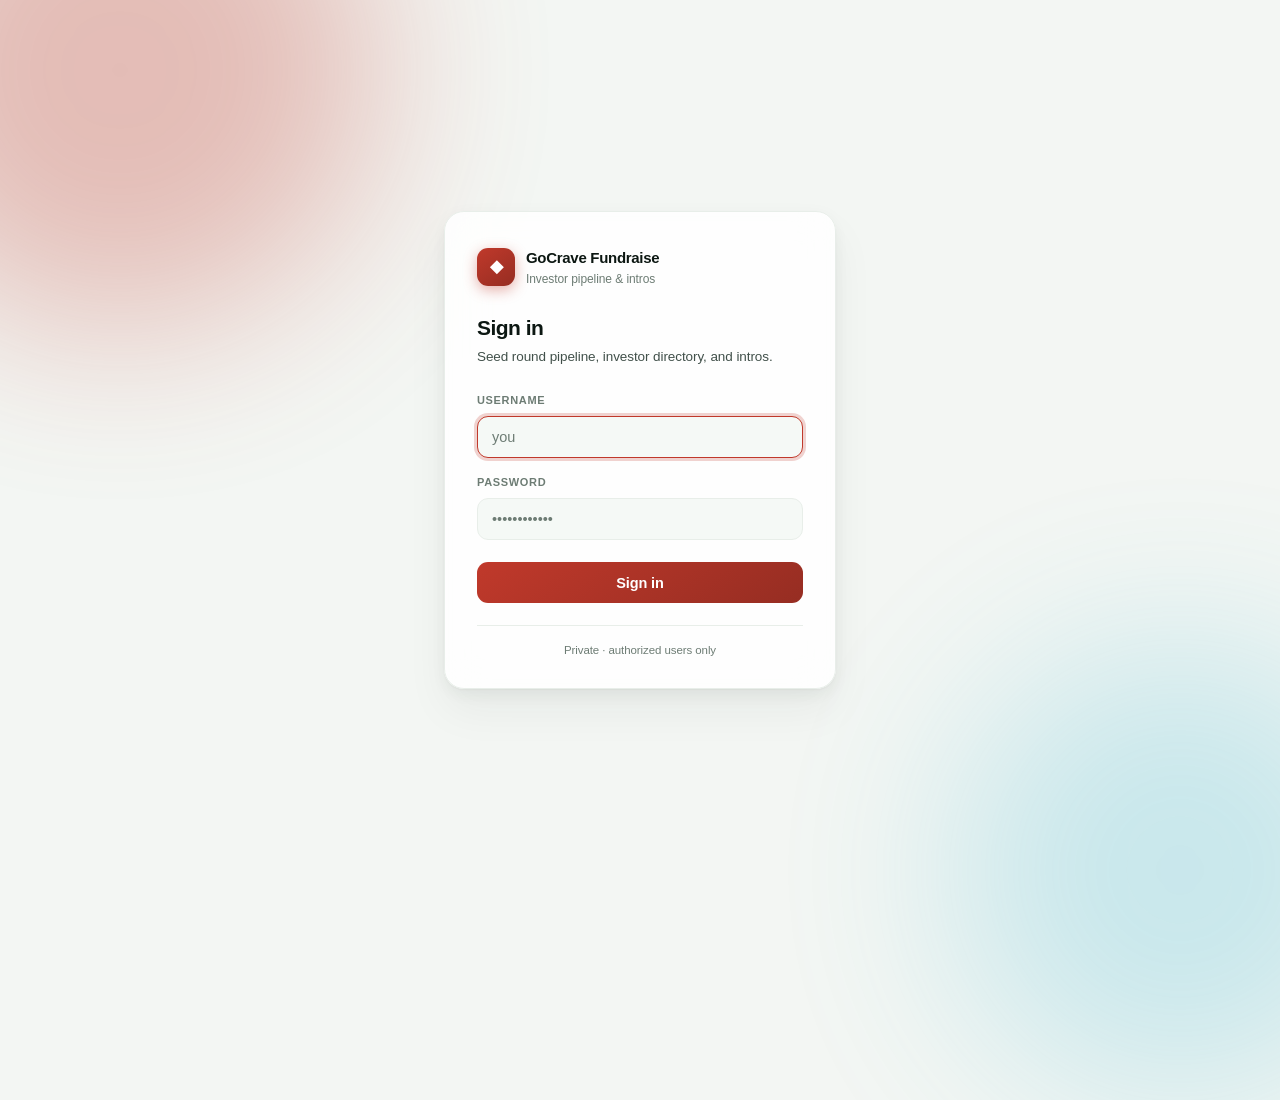
<file: apps/web/public/login.html>
<!doctype html>
<html lang="en">
  <head>
    <meta charset="utf-8" />
    <meta name="viewport" content="width=device-width,initial-scale=1" />
    <meta name="robots" content="noindex,nofollow" />
    <title>Sign in · GoCrave Fundraise</title>
    <style>
      /* Palette lifted from index.html so the sign-in doesn't feel like a different product. */
      :root {
        --bg: #090c0a;
        --surface: #10150f;
        --surface2: #151b16;
        --raise: #1a211b;
        --line: #242c26;
        --ink: #eef4ef;
        --ink2: #a4b2aa;
        --muted: #6c7a72;
        --brand: #e8573f;
        --brand-d: #c0392b;
        --red: #e8664f;
        --shadow: 0 1px 2px rgba(0, 0, 0, 0.28), 0 6px 18px rgba(0, 0, 0, 0.2),
          0 22px 44px rgba(0, 0, 0, 0.16);
      }
      @media (prefers-color-scheme: light) {
        :root {
          --bg: #f3f6f3;
          --surface: #ffffff;
          --surface2: #f5f9f6;
          --raise: #ffffff;
          --line: #e8eee9;
          --ink: #0c1712;
          --ink2: #41504a;
          --muted: #6d7c74;
          --brand: #c0392b;
          --brand-d: #962d22;
          --shadow: 0 1px 2px rgba(18, 40, 28, 0.04), 0 6px 18px rgba(18, 48, 32, 0.06),
            0 22px 44px rgba(18, 48, 32, 0.05);
        }
      }
      * {
        box-sizing: border-box;
      }
      html,
      body {
        margin: 0;
        height: 100%;
      }
      body {
        background: var(--bg);
        color: var(--ink);
        font:
          14px/1.55 -apple-system,
          BlinkMacSystemFont,
          "Segoe UI",
          Inter,
          Roboto,
          Helvetica,
          Arial,
          sans-serif;
        -webkit-font-smoothing: antialiased;
        letter-spacing: -0.006em;
        display: grid;
        place-items: center;
        padding: 24px;
        position: relative;
        overflow: hidden;
      }
      /* Two soft brand-tinted glows. Pure CSS — no raster assets anywhere in this app. */
      body::before,
      body::after {
        content: "";
        position: absolute;
        border-radius: 50%;
        filter: blur(90px);
        opacity: 0.3;
        pointer-events: none;
        z-index: 0;
      }
      body::before {
        width: 520px;
        height: 520px;
        background: var(--brand);
        top: -190px;
        left: -140px;
      }
      body::after {
        width: 460px;
        height: 460px;
        background: #22aecf;
        bottom: -200px;
        right: -130px;
        opacity: 0.2;
      }
      @media (prefers-reduced-motion: no-preference) {
        body::before {
          animation: drift 22s ease-in-out infinite alternate;
        }
        body::after {
          animation: drift 27s ease-in-out infinite alternate-reverse;
        }
      }
      @keyframes drift {
        to {
          transform: translate3d(48px, 34px, 0) scale(1.1);
        }
      }

      .card {
        position: relative;
        z-index: 1;
        width: 100%;
        max-width: 392px;
        background: color-mix(in srgb, var(--surface) 86%, transparent);
        backdrop-filter: blur(20px) saturate(1.15);
        border: 1px solid var(--line);
        border-radius: 20px;
        padding: 34px 32px 28px;
        box-shadow: var(--shadow);
      }
      .mark {
        display: flex;
        align-items: center;
        gap: 11px;
        margin-bottom: 26px;
      }
      .glyph {
        width: 38px;
        height: 38px;
        border-radius: 11px;
        flex: none;
        background: linear-gradient(145deg, var(--brand), var(--brand-d));
        display: grid;
        place-items: center;
        color: #fff;
        font-weight: 800;
        font-size: 17px;
        letter-spacing: -0.04em;
        box-shadow: 0 4px 14px color-mix(in srgb, var(--brand) 40%, transparent);
      }
      .mark .t {
        font-weight: 700;
        font-size: 15px;
        letter-spacing: -0.02em;
      }
      .mark .s {
        color: var(--muted);
        font-size: 12px;
        margin-top: 1px;
      }

      h1 {
        font-size: 21px;
        line-height: 1.25;
        letter-spacing: -0.025em;
        margin: 0 0 6px;
        font-weight: 700;
      }
      .lede {
        color: var(--ink2);
        font-size: 13.5px;
        margin: 0 0 24px;
      }

      label {
        display: block;
        font-size: 11px;
        text-transform: uppercase;
        letter-spacing: 0.06em;
        color: var(--muted);
        font-weight: 700;
        margin: 0 0 7px;
      }
      .field {
        margin-bottom: 16px;
      }
      input {
        width: 100%;
        background: var(--surface2);
        border: 1px solid var(--line);
        border-radius: 11px;
        padding: 12px 14px;
        font-size: 14.5px;
        color: var(--ink);
        font-family: inherit;
        transition:
          border-color 0.16s,
          box-shadow 0.16s;
      }
      input::placeholder {
        color: var(--muted);
      }
      input:focus {
        outline: none;
        border-color: var(--brand);
        box-shadow: 0 0 0 3px color-mix(in srgb, var(--brand) 22%, transparent);
      }

      button {
        width: 100%;
        margin-top: 6px;
        padding: 12.5px;
        border: 0;
        border-radius: 11px;
        background: linear-gradient(145deg, var(--brand), var(--brand-d));
        color: #fff;
        font-family: inherit;
        font-size: 14.5px;
        font-weight: 650;
        letter-spacing: -0.01em;
        cursor: pointer;
        transition:
          transform 0.13s,
          filter 0.16s,
          opacity 0.16s;
      }
      button:hover:not(:disabled) {
        filter: brightness(1.07);
      }
      button:active:not(:disabled) {
        transform: translateY(1px);
      }
      button:disabled {
        opacity: 0.6;
        cursor: default;
      }

      .err {
        display: none;
        margin: 0 0 16px;
        padding: 10px 13px;
        border-radius: 10px;
        font-size: 13px;
        background: color-mix(in srgb, var(--red) 13%, transparent);
        border: 1px solid color-mix(in srgb, var(--red) 34%, transparent);
        color: var(--red);
      }
      .err.show {
        display: block;
      }
      .foot {
        margin-top: 22px;
        padding-top: 16px;
        border-top: 1px solid var(--line);
        color: var(--muted);
        font-size: 11.5px;
        text-align: center;
      }
    </style>
  </head>
  <body>
    <main class="card">
      <div class="mark">
        <div class="glyph">◆</div>
        <div>
          <div class="t">GoCrave Fundraise</div>
          <div class="s">Investor pipeline &amp; intros</div>
        </div>
      </div>

      <h1>Sign in</h1>
      <p class="lede">Seed round pipeline, investor directory, and intros.</p>

      <div class="err" id="err" role="alert" aria-live="polite"></div>

      <form id="f" autocomplete="on">
        <div class="field">
          <label for="u">Username</label>
          <input
            id="u"
            name="username"
            autocomplete="username"
            autocapitalize="none"
            spellcheck="false"
            required
            autofocus
            placeholder="you"
          />
        </div>
        <div class="field">
          <label for="p">Password</label>
          <input
            id="p"
            name="password"
            type="password"
            autocomplete="current-password"
            required
            placeholder="••••••••••••"
          />
        </div>
        <button type="submit" id="btn">Sign in</button>
      </form>

      <div class="foot">Private · authorized users only</div>
    </main>

    <script>
      const f = document.getElementById("f");
      const err = document.getElementById("err");
      const btn = document.getElementById("btn");

      function fail(msg) {
        err.textContent = msg;
        err.classList.add("show");
      }

      f.addEventListener("submit", async (e) => {
        e.preventDefault();
        err.classList.remove("show");
        btn.disabled = true;
        btn.textContent = "Signing in…";
        try {
          const r = await fetch("/api/login", {
            method: "POST",
            headers: { "content-type": "application/json" },
            body: JSON.stringify({
              username: document.getElementById("u").value,
              password: document.getElementById("p").value,
            }),
          });
          const j = await r.json().catch(() => ({}));
          if (!r.ok) {
            fail(j.error || "Sign-in failed.");
            btn.disabled = false;
            btn.textContent = "Sign in";
            document.getElementById("p").select();
            return;
          }
          // Only same-origin paths — never bounce to an attacker-supplied host.
          const next = new URLSearchParams(location.search).get("next");
          location.replace(next && next.startsWith("/") && !next.startsWith("//") ? next : "/");
        } catch (_) {
          fail("Network error. Try again.");
          btn.disabled = false;
          btn.textContent = "Sign in";
        }
      });
    </script>
  </body>
</html>
</file>
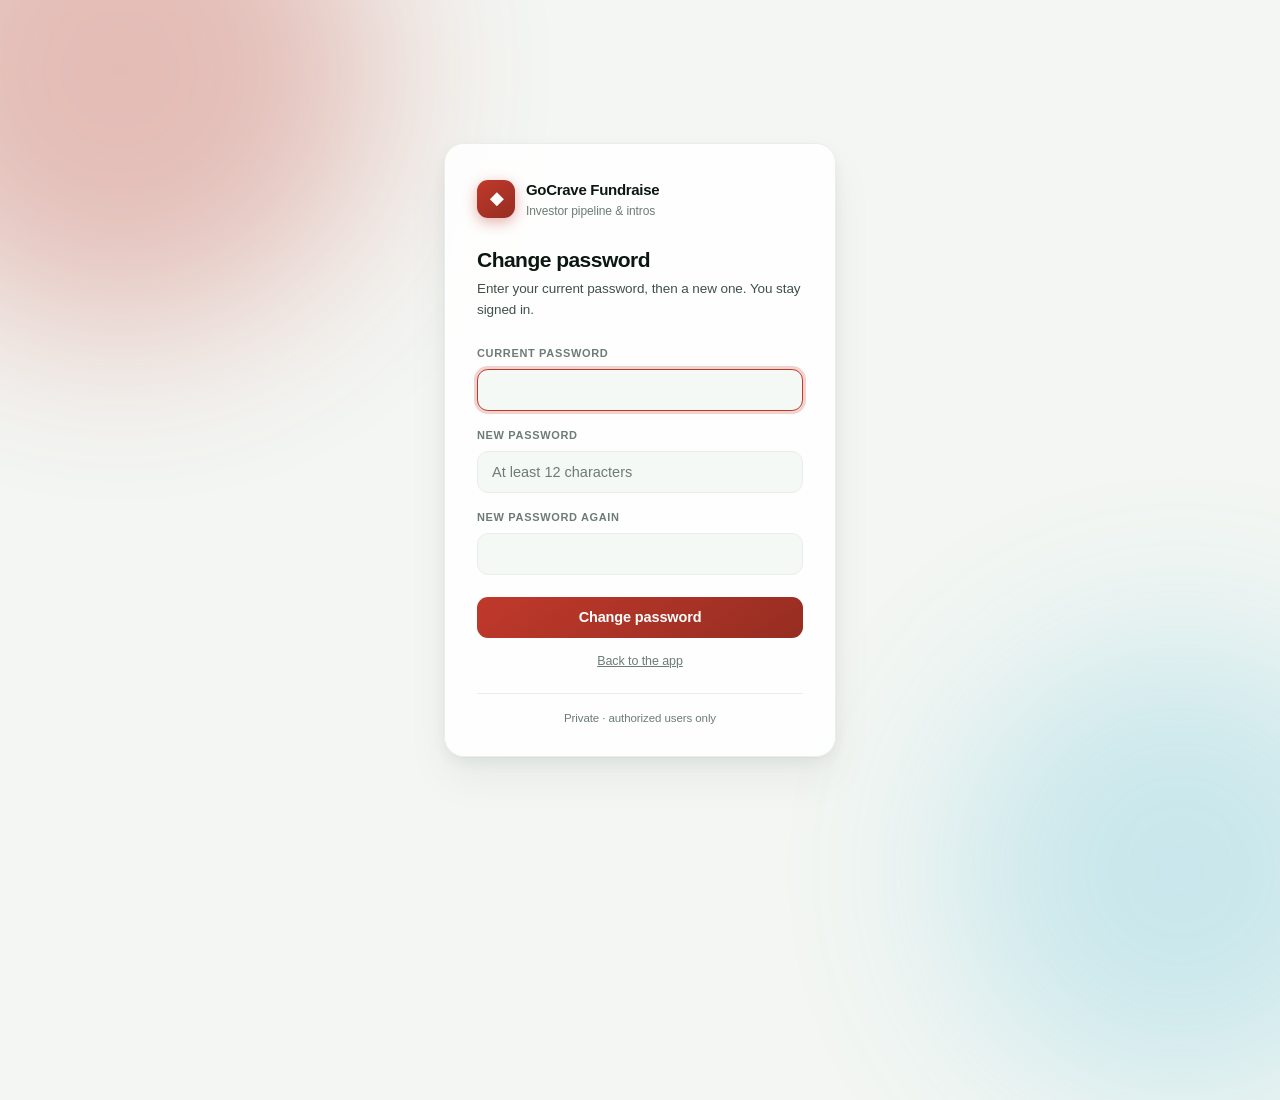
<file: apps/web/public/password.html>
<!doctype html>
<html lang="en">
  <head>
    <meta charset="utf-8" />
    <meta name="viewport" content="width=device-width,initial-scale=1" />
    <meta name="robots" content="noindex,nofollow" />
    <title>Change password · GoCrave Fundraise</title>
    <style>
      /* Palette lifted from index.html so the sign-in doesn't feel like a different product. */
      :root {
        --bg: #090c0a;
        --surface: #10150f;
        --surface2: #151b16;
        --raise: #1a211b;
        --line: #242c26;
        --ink: #eef4ef;
        --ink2: #a4b2aa;
        --muted: #6c7a72;
        --brand: #e8573f;
        --brand-d: #c0392b;
        --red: #e8664f;
        --shadow:
          0 1px 2px rgba(0, 0, 0, 0.28), 0 6px 18px rgba(0, 0, 0, 0.2), 0 22px 44px rgba(0, 0, 0, 0.16);
      }
      @media (prefers-color-scheme: light) {
        :root {
          --bg: #f3f6f3;
          --surface: #ffffff;
          --surface2: #f5f9f6;
          --raise: #ffffff;
          --line: #e8eee9;
          --ink: #0c1712;
          --ink2: #41504a;
          --muted: #6d7c74;
          --brand: #c0392b;
          --brand-d: #962d22;
          --shadow:
            0 1px 2px rgba(18, 40, 28, 0.04), 0 6px 18px rgba(18, 48, 32, 0.06),
            0 22px 44px rgba(18, 48, 32, 0.05);
        }
      }
      * {
        box-sizing: border-box;
      }
      html,
      body {
        margin: 0;
        height: 100%;
      }
      body {
        background: var(--bg);
        color: var(--ink);
        font:
          14px/1.55 -apple-system,
          BlinkMacSystemFont,
          "Segoe UI",
          Inter,
          Roboto,
          Helvetica,
          Arial,
          sans-serif;
        -webkit-font-smoothing: antialiased;
        letter-spacing: -0.006em;
        display: grid;
        place-items: center;
        padding: 24px;
        position: relative;
        overflow: hidden;
      }
      /* Two soft brand-tinted glows. Pure CSS — no raster assets anywhere in this app. */
      body::before,
      body::after {
        content: "";
        position: absolute;
        border-radius: 50%;
        filter: blur(90px);
        opacity: 0.3;
        pointer-events: none;
        z-index: 0;
      }
      body::before {
        width: 520px;
        height: 520px;
        background: var(--brand);
        top: -190px;
        left: -140px;
      }
      body::after {
        width: 460px;
        height: 460px;
        background: #22aecf;
        bottom: -200px;
        right: -130px;
        opacity: 0.2;
      }
      @media (prefers-reduced-motion: no-preference) {
        body::before {
          animation: drift 22s ease-in-out infinite alternate;
        }
        body::after {
          animation: drift 27s ease-in-out infinite alternate-reverse;
        }
      }
      @keyframes drift {
        to {
          transform: translate3d(48px, 34px, 0) scale(1.1);
        }
      }

      .card {
        position: relative;
        z-index: 1;
        width: 100%;
        max-width: 392px;
        background: color-mix(in srgb, var(--surface) 86%, transparent);
        backdrop-filter: blur(20px) saturate(1.15);
        border: 1px solid var(--line);
        border-radius: 20px;
        padding: 34px 32px 28px;
        box-shadow: var(--shadow);
      }
      .mark {
        display: flex;
        align-items: center;
        gap: 11px;
        margin-bottom: 26px;
      }
      .glyph {
        width: 38px;
        height: 38px;
        border-radius: 11px;
        flex: none;
        background: linear-gradient(145deg, var(--brand), var(--brand-d));
        display: grid;
        place-items: center;
        color: #fff;
        font-weight: 800;
        font-size: 17px;
        letter-spacing: -0.04em;
        box-shadow: 0 4px 14px color-mix(in srgb, var(--brand) 40%, transparent);
      }
      .mark .t {
        font-weight: 700;
        font-size: 15px;
        letter-spacing: -0.02em;
      }
      .mark .s {
        color: var(--muted);
        font-size: 12px;
        margin-top: 1px;
      }

      h1 {
        font-size: 21px;
        line-height: 1.25;
        letter-spacing: -0.025em;
        margin: 0 0 6px;
        font-weight: 700;
      }
      .lede {
        color: var(--ink2);
        font-size: 13.5px;
        margin: 0 0 24px;
      }

      label {
        display: block;
        font-size: 11px;
        text-transform: uppercase;
        letter-spacing: 0.06em;
        color: var(--muted);
        font-weight: 700;
        margin: 0 0 7px;
      }
      .field {
        margin-bottom: 16px;
      }
      input {
        width: 100%;
        background: var(--surface2);
        border: 1px solid var(--line);
        border-radius: 11px;
        padding: 12px 14px;
        font-size: 14.5px;
        color: var(--ink);
        font-family: inherit;
        transition:
          border-color 0.16s,
          box-shadow 0.16s;
      }
      input::placeholder {
        color: var(--muted);
      }
      input:focus {
        outline: none;
        border-color: var(--brand);
        box-shadow: 0 0 0 3px color-mix(in srgb, var(--brand) 22%, transparent);
      }

      button {
        width: 100%;
        margin-top: 6px;
        padding: 12.5px;
        border: 0;
        border-radius: 11px;
        background: linear-gradient(145deg, var(--brand), var(--brand-d));
        color: #fff;
        font-family: inherit;
        font-size: 14.5px;
        font-weight: 650;
        letter-spacing: -0.01em;
        cursor: pointer;
        transition:
          transform 0.13s,
          filter 0.16s,
          opacity 0.16s;
      }
      button:hover:not(:disabled) {
        filter: brightness(1.07);
      }
      button:active:not(:disabled) {
        transform: translateY(1px);
      }
      button:disabled {
        opacity: 0.6;
        cursor: default;
      }

      .err {
        display: none;
        margin: 0 0 16px;
        padding: 10px 13px;
        border-radius: 10px;
        font-size: 13px;
        background: color-mix(in srgb, var(--red) 13%, transparent);
        border: 1px solid color-mix(in srgb, var(--red) 34%, transparent);
        color: var(--red);
      }
      .err.show {
        display: block;
      }
      .foot {
        margin-top: 22px;
        padding-top: 16px;
        border-top: 1px solid var(--line);
        color: var(--muted);
        font-size: 11.5px;
        text-align: center;
      }
      .err.ok {
        color: var(--ink);
        border-color: var(--brand);
      }
      .back {
        display: block;
        text-align: center;
        margin-top: 14px;
        color: var(--muted);
        font-size: 12.5px;
      }
    </style>
  </head>
  <body>
    <main class="card">
      <div class="mark">
        <div class="glyph">◆</div>
        <div>
          <div class="t">GoCrave Fundraise</div>
          <div class="s">Investor pipeline &amp; intros</div>
        </div>
      </div>

      <h1>Change password</h1>
      <p class="lede">Enter your current password, then a new one. You stay signed in.</p>

      <div class="err" id="err" role="alert" aria-live="polite"></div>

      <form id="f" autocomplete="on">
        <div class="field">
          <label for="c">Current password</label>
          <input id="c" type="password" autocomplete="current-password" required autofocus />
        </div>
        <div class="field">
          <label for="n">New password</label>
          <input
            id="n"
            type="password"
            autocomplete="new-password"
            minlength="12"
            required
            placeholder="At least 12 characters"
          />
        </div>
        <div class="field">
          <label for="a">New password again</label>
          <input id="a" type="password" autocomplete="new-password" minlength="12" required />
        </div>
        <button type="submit" id="btn">Change password</button>
      </form>
      <a class="back" href="/">Back to the app</a>
      <div class="foot">Private · authorized users only</div>
    </main>

    <script>
      const f = document.getElementById("f");
      const err = document.getElementById("err");
      const btn = document.getElementById("btn");

      function say(msg, ok) {
        err.textContent = msg;
        err.classList.toggle("ok", !!ok);
        err.classList.add("show");
      }

      f.addEventListener("submit", async (e) => {
        e.preventDefault();
        err.classList.remove("show");
        const next = document.getElementById("n").value;
        if (next !== document.getElementById("a").value) return say("The new passwords don't match.");
        btn.disabled = true;
        btn.textContent = "Changing…";
        try {
          const r = await fetch("/api/password", {
            method: "POST",
            headers: { "content-type": "application/json" },
            body: JSON.stringify({ current: document.getElementById("c").value, next }),
          });
          const j = await r.json().catch(() => ({}));
          if (!r.ok) {
            say(j.error || "Could not change the password.");
          } else {
            f.reset();
            say("Password changed. Use the new one next time you sign in.", true);
          }
        } catch (_) {
          say("Network error. Try again.");
        }
        btn.disabled = false;
        btn.textContent = "Change password";
      });
    </script>
  </body>
</html>
</file>
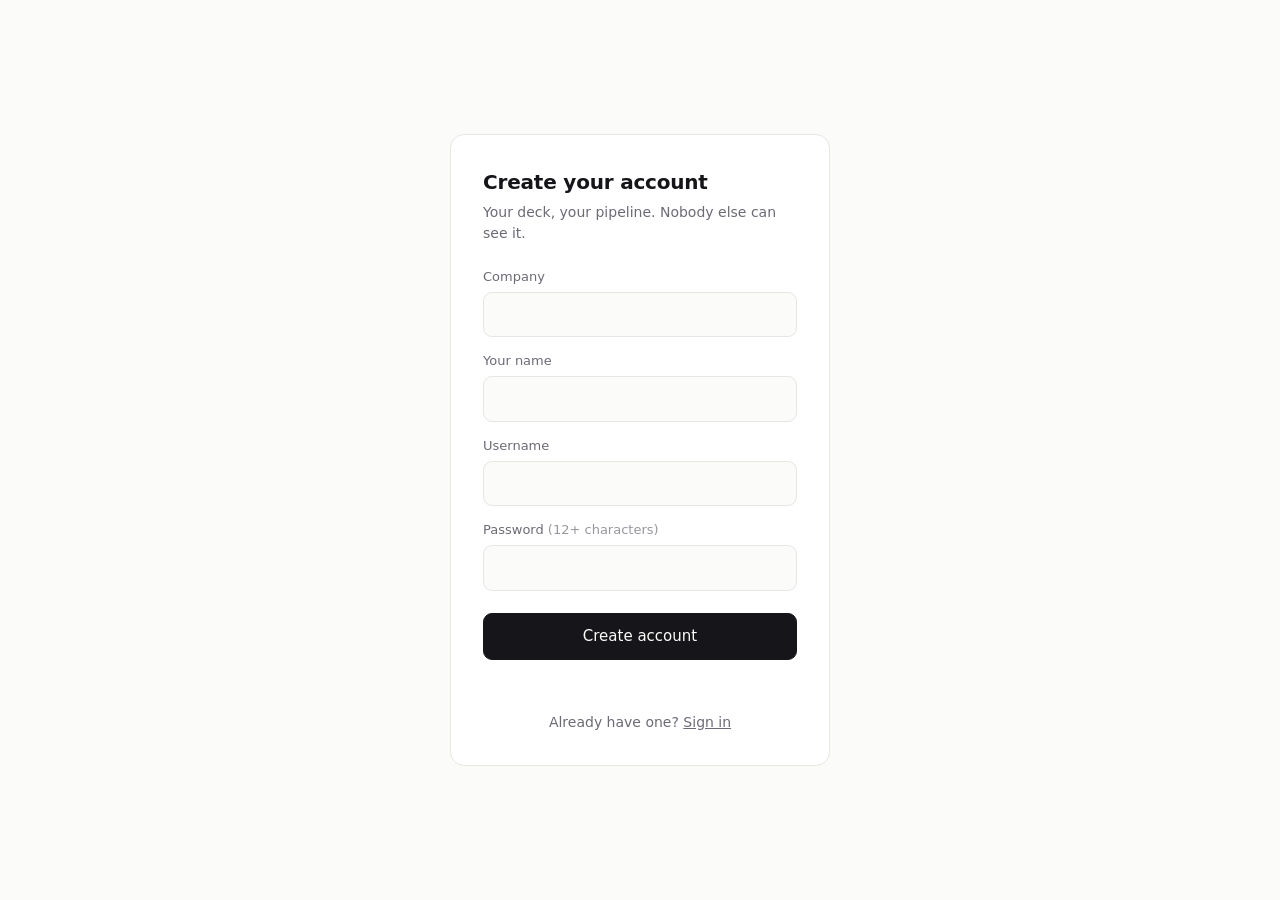
<file: apps/web/public/signup.html>
<!doctype html>
<html lang="en">
  <head>
    <meta charset="utf-8" />
    <meta name="viewport" content="width=device-width, initial-scale=1" />
    <title>Create your account · GoCrave Fundraise</title>
    <style>
      :root {
        --bg: #fbfbfa;
        --fg: #16161a;
        --muted: #6b6b76;
        --line: #e6e6e2;
        --card: #fff;
        --bad: #b4342a;
      }
      @media (prefers-color-scheme: dark) {
        :root {
          --bg: #111114;
          --fg: #f2f2f0;
          --muted: #9a9aa4;
          --line: #2a2a31;
          --card: #191920;
          --bad: #f0857c;
        }
      }
      * {
        box-sizing: border-box;
      }
      body {
        margin: 0;
        min-height: 100vh;
        display: grid;
        place-items: center;
        background: var(--bg);
        color: var(--fg);
        font:
          15px/1.55 -apple-system,
          BlinkMacSystemFont,
          "Segoe UI",
          Inter,
          system-ui,
          sans-serif;
      }
      form {
        background: var(--card);
        border: 1px solid var(--line);
        border-radius: 14px;
        padding: 32px;
        width: 100%;
        max-width: 380px;
        margin: 24px;
      }
      h1 {
        font-size: 20px;
        margin: 0 0 4px;
        font-weight: 600;
        letter-spacing: -0.01em;
      }
      p.sub {
        color: var(--muted);
        margin: 0 0 22px;
        font-size: 14px;
      }
      label {
        display: block;
        font-size: 13px;
        color: var(--muted);
        margin: 14px 0 5px;
      }
      input {
        width: 100%;
        font: inherit;
        padding: 10px 12px;
        border: 1px solid var(--line);
        border-radius: 9px;
        background: var(--bg);
        color: var(--fg);
      }
      button {
        width: 100%;
        margin-top: 22px;
        font: inherit;
        font-weight: 500;
        padding: 11px;
        border-radius: 9px;
        border: 1px solid var(--fg);
        background: var(--fg);
        color: var(--bg);
        cursor: pointer;
      }
      button:disabled {
        opacity: 0.5;
        cursor: default;
      }
      .err {
        color: var(--bad);
        font-size: 14px;
        margin-top: 14px;
        min-height: 20px;
      }
      .alt {
        text-align: center;
        margin-top: 18px;
        font-size: 14px;
        color: var(--muted);
      }
      a {
        color: inherit;
      }
    </style>
  </head>
  <body>
    <form id="f">
      <h1>Create your account</h1>
      <p class="sub">Your deck, your pipeline. Nobody else can see it.</p>

      <label for="company">Company</label>
      <input id="company" required maxlength="80" autocomplete="organization" />

      <label for="display">Your name</label>
      <input id="display" required maxlength="60" autocomplete="name" />

      <label for="username">Username</label>
      <input
        id="username"
        required
        minlength="3"
        maxlength="40"
        pattern="[A-Za-z0-9._\-]+"
        autocomplete="username"
        autocapitalize="off"
      />

      <label for="password">Password <span style="opacity: 0.7">(12+ characters)</span></label>
      <input id="password" type="password" required minlength="12" autocomplete="new-password" />

      <button id="go">Create account</button>
      <div class="err" id="err"></div>
      <div class="alt">Already have one? <a href="/login">Sign in</a></div>
    </form>

    <script>
      const $ = (id) => document.getElementById(id);
      $("f").onsubmit = async (e) => {
        e.preventDefault();
        $("go").disabled = true;
        $("err").textContent = "";
        try {
          const r = await fetch("/api/signup", {
            method: "POST",
            headers: { "content-type": "application/json" },
            body: JSON.stringify({
              company: $("company").value.trim(),
              display: $("display").value.trim(),
              username: $("username").value.trim().toLowerCase(),
              password: $("password").value,
            }),
          });
          const j = await r.json().catch(() => ({}));
          if (!r.ok) throw new Error(j.error || "Could not create the account.");
          location.href = "/onboarding";
        } catch (err) {
          $("err").textContent = err.message;
          $("go").disabled = false;
        }
      };
    </script>
  </body>
</html>
</file>
